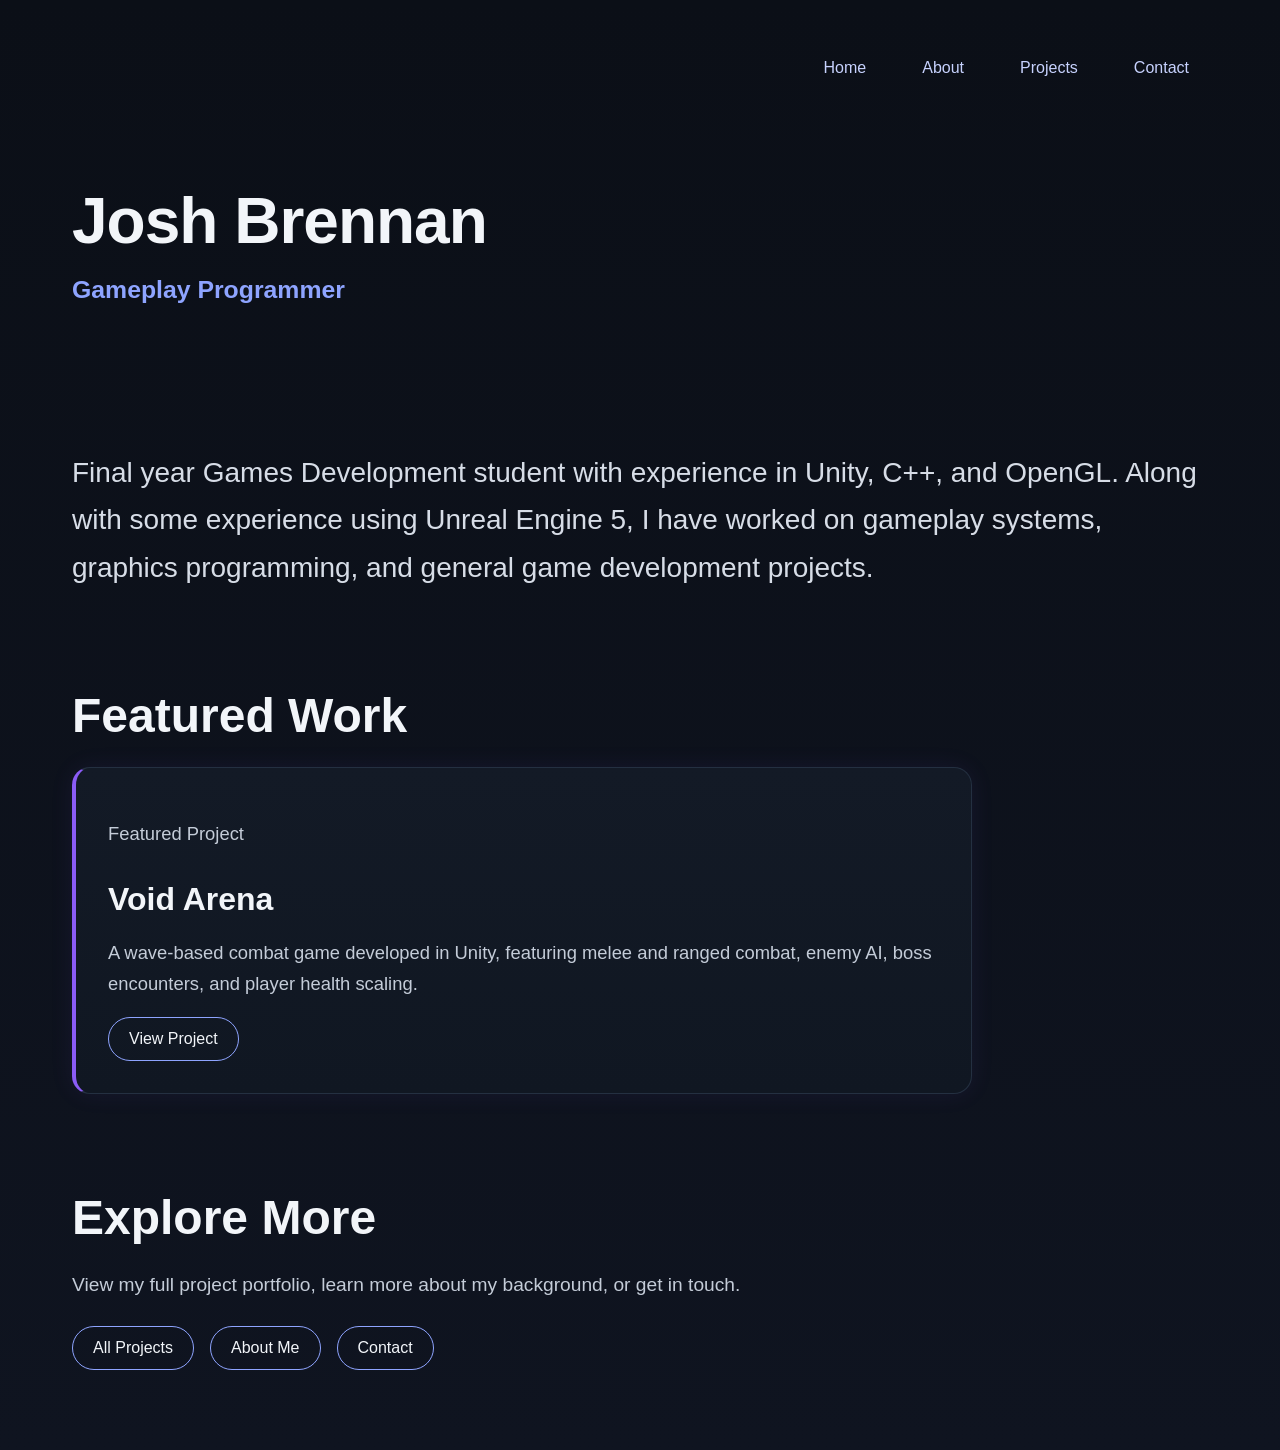
<file: index.html>
<!DOCTYPE html>
<html lang="en">
<head>
    <meta charset="UTF-8">
    <title>Josh Brennan Portfolio</title>
    <link rel="stylesheet" href="style.css">
</head>

<body>

<main>

    <!-- NAV -->
    <nav class="nav">
        <a href="index.html">Home</a>
        <a href="about.html">About</a>
        <a href="projects.html">Projects</a>
        <a href="contact.html">Contact</a>
    </nav>

    <!-- HEADER -->
    <header>
        <h1>Josh Brennan</h1>
        <p class="role">Gameplay Programmer</p>
    </header>

    <!-- INTRO -->
    <section class="intro">
        <p>
            Final year Games Development student with experience in Unity, C++, and OpenGL. Along with some experience using Unreal Engine 5, I have worked on gameplay systems, graphics programming, and general game development projects.
        </p>
    </section>

    <!-- FEATURED PROJECT -->
    <section class="featured-work">
        <h2>Featured Work</h2>

        <div class="featured-card">
            <div class="featured-text">
                <p class="subtle">Featured Project</p>
                <h3>Void Arena</h3>
                <p>
                    A wave-based combat game developed in Unity, featuring melee and ranged combat,
                    enemy AI, boss encounters, and player health scaling.
                </p>
                <a class="button-link" href="void-arena.html">View Project</a>
            </div>
        </div>
    </section>

    <!-- LINKS -->
    <section class="home-links">
        <h2>Explore More</h2>

        <p class="home-links-text">
            View my full project portfolio, learn more about my background, or get in touch.
        </p>

        <div class="home-link-buttons">
            <a class="button-link" href="projects.html">All Projects</a>
            <a class="button-link" href="about.html">About Me</a>
            <a class="button-link" href="contact.html">Contact</a>
        </div>
    </section>

</main>

</body>
</html>
</file>
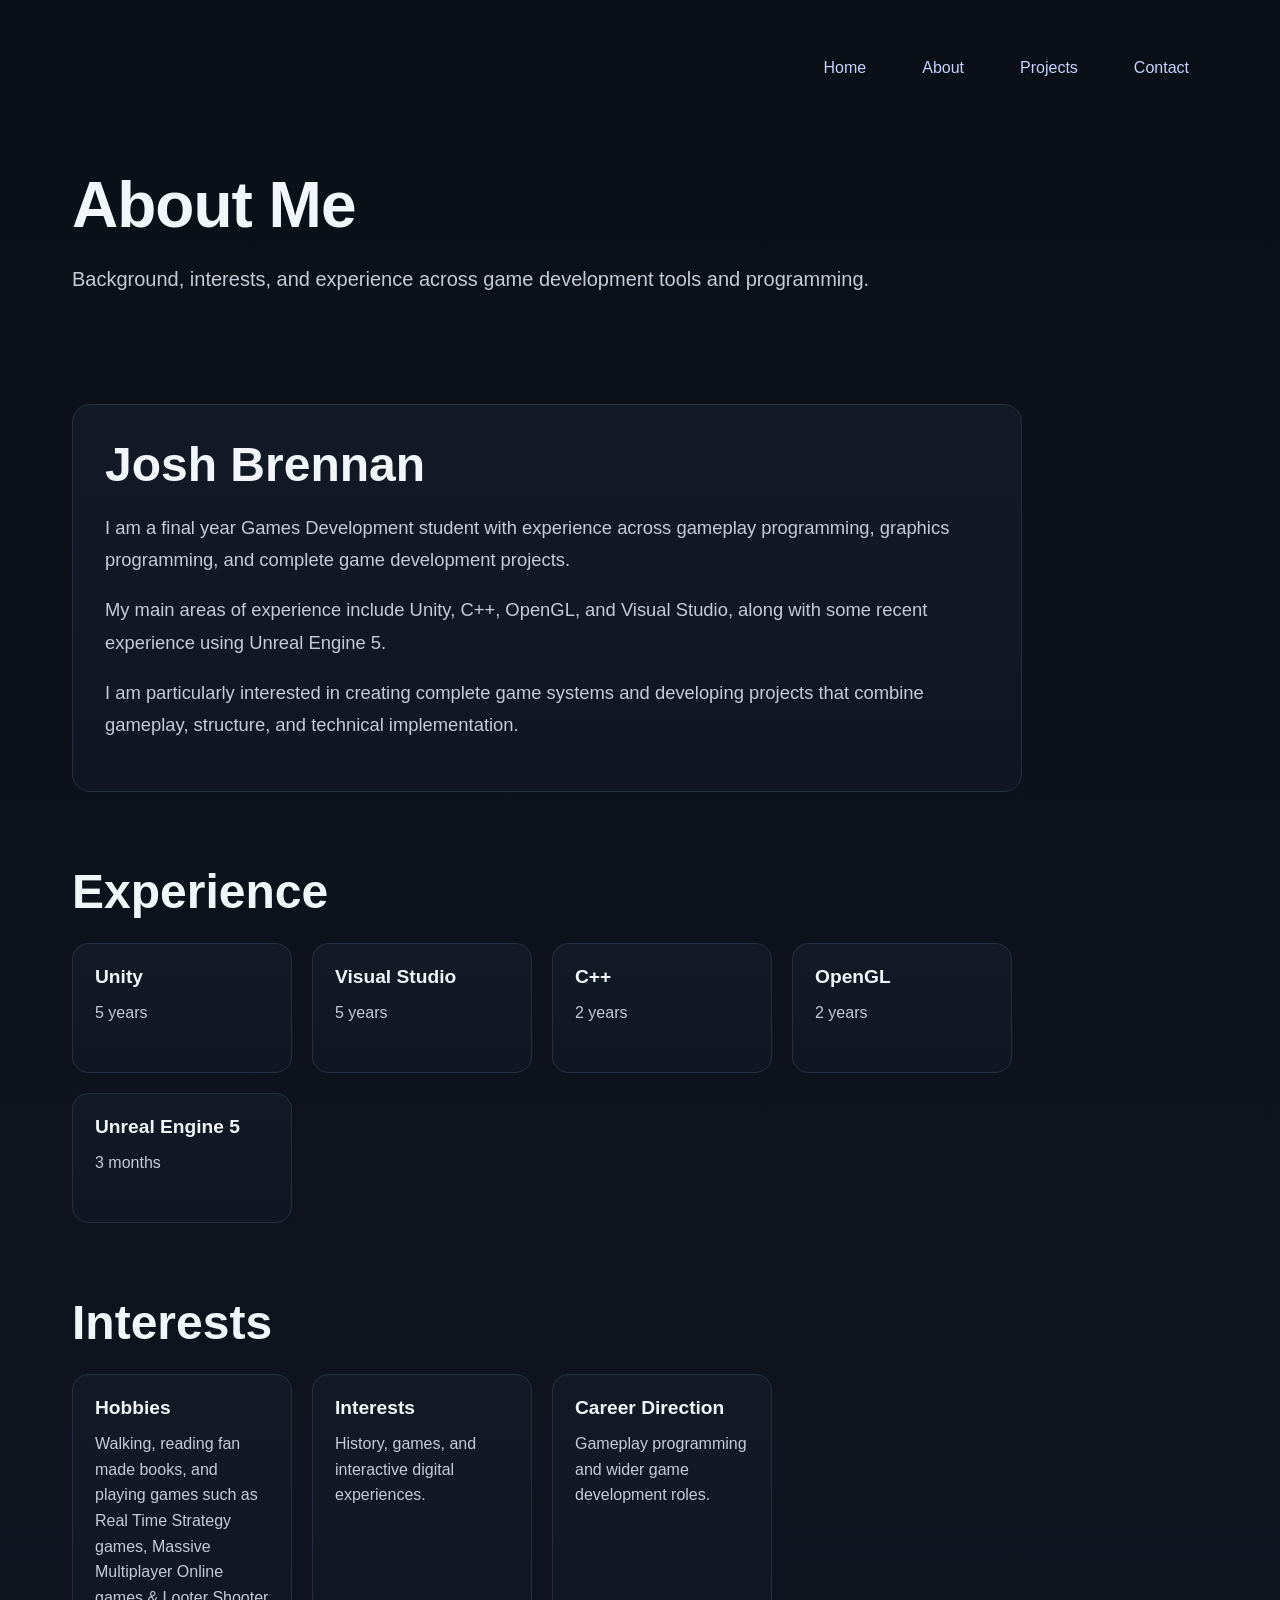
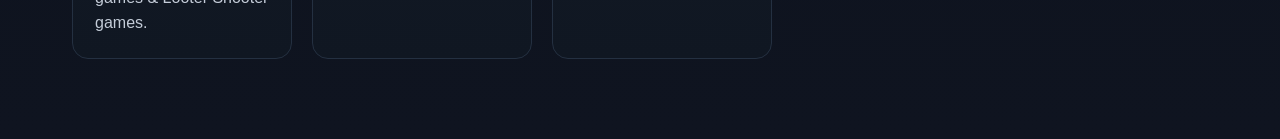
<file: about.html>
<!DOCTYPE html>
<html lang="en">
<head>
    <meta charset="UTF-8">
    <meta name="viewport" content="width=device-width, initial-scale=1.0">
    <title>About | Josh Brennan</title>
    <link rel="stylesheet" href="style.css">
</head>

<body>

<main>

    <!-- NAV -->
    <nav class="nav">
        <a href="index.html">Home</a>
        <a href="about.html">About</a>
        <a href="projects.html">Projects</a>
        <a href="contact.html">Contact</a>
    </nav>

    <!-- PAGE HEADER -->
    <header class="page-header">
        <h1>About Me</h1>
        <p class="page-subtitle">
            Background, interests, and experience across game development tools and programming.
        </p>
    </header>

    <!-- ABOUT INTRO -->
    <section class="about-section">
        <div class="about-card">
            <h2>Josh Brennan</h2>
            <p>
                I am a final year Games Development student with experience across gameplay programming,
                graphics programming, and complete game development projects.
            </p>
            <p>
                My main areas of experience include Unity, C++, OpenGL, and Visual Studio, along with
                some recent experience using Unreal Engine 5.
            </p>
            <p>
                I am particularly interested in creating complete game systems and developing projects
                that combine gameplay, structure, and technical implementation.
            </p>
        </div>
    </section>

    <!-- SKILLS / EXPERIENCE -->
    <section class="about-section">
        <h2>Experience</h2>

        <div class="info-grid">
            <div class="info-card">
                <h3>Unity</h3>
                <p>5 years</p>
            </div>

            <div class="info-card">
                <h3>Visual Studio</h3>
                <p>5 years</p>
            </div>

            <div class="info-card">
                <h3>C++</h3>
                <p>2 years</p>
            </div>

            <div class="info-card">
                <h3>OpenGL</h3>
                <p>2 years</p>
            </div>

            <div class="info-card">
                <h3>Unreal Engine 5</h3>
                <p>3 months</p>
            </div>
        </div>
    </section>

    <!-- INTERESTS -->
    <section class="about-section">
        <h2>Interests</h2>

        <div class="info-grid">
            <div class="info-card">
                <h3>Hobbies</h3>
                <p>Walking, reading fan made books, and playing games such as Real Time Strategy games, Massive Multiplayer Online games & Looter Shooter games.</p>
            </div>

            <div class="info-card">
                <h3>Interests</h3>
                <p>History, games, and interactive digital experiences.</p>
            </div>

            <div class="info-card">
                <h3>Career Direction</h3>
                <p>Gameplay programming and wider game development roles.</p>
            </div>
        </div>
    </section>

</main>

</body>
</html>
</file>
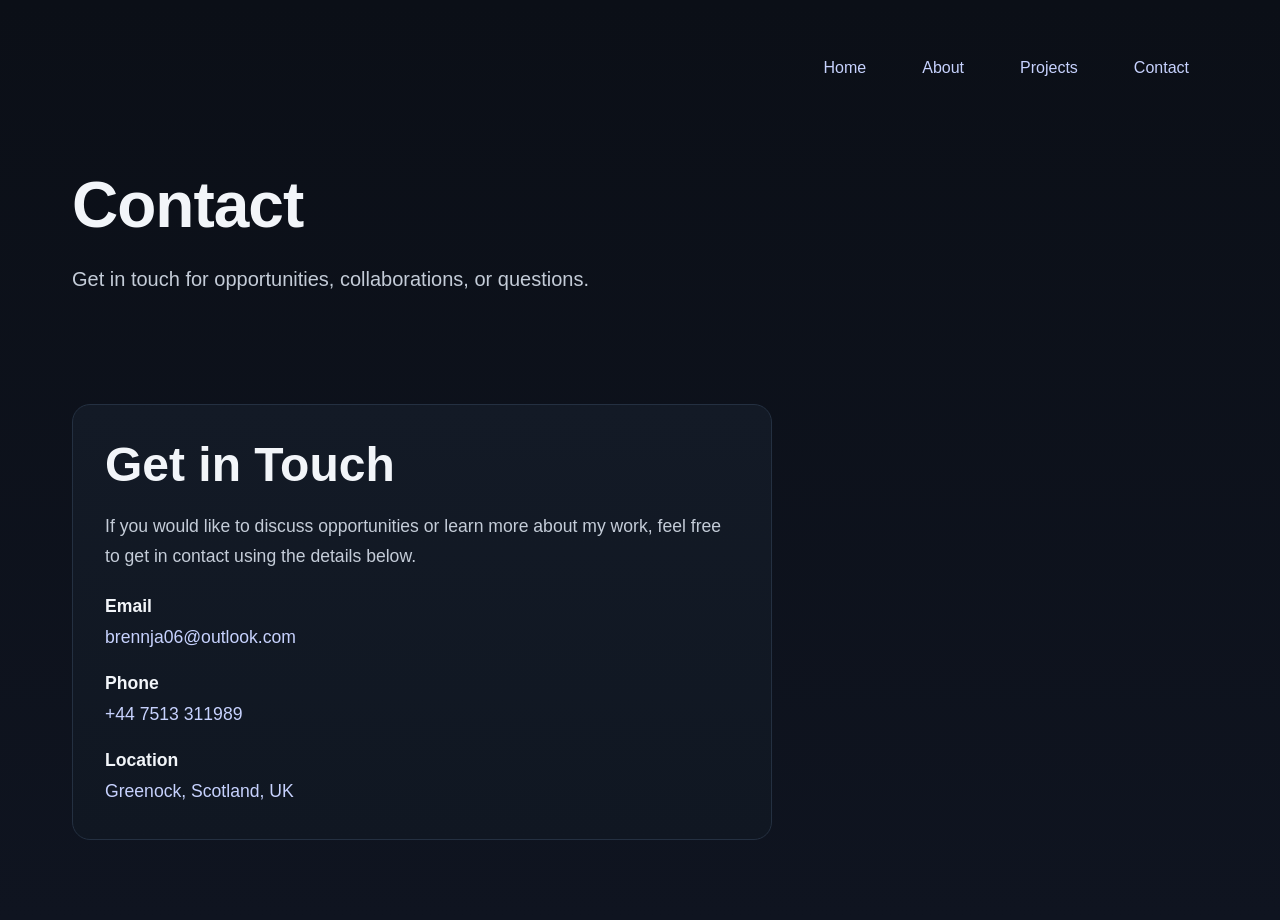
<file: contact.html>
<!DOCTYPE html>
<html lang="en">
<head>
    <meta charset="UTF-8">
    <meta name="viewport" content="width=device-width, initial-scale=1.0">
    <title>Contact | Josh Brennan</title>
    <link rel="stylesheet" href="style.css">
</head>

<body>

<main>

    <!-- NAV -->
    <nav class="nav">
        <a href="index.html">Home</a>
        <a href="about.html">About</a>
        <a href="projects.html">Projects</a>
        <a href="contact.html">Contact</a>
    </nav>

    <!-- HEADER -->
    <header class="page-header">
        <h1>Contact</h1>
        <p class="page-subtitle">
            Get in touch for opportunities, collaborations, or questions.
        </p>
    </header>

    <!-- CONTACT CONTENT -->
    <section class="contact-section">

        <div class="contact-card">
            <h2>Get in Touch</h2>

            <p>
                If you would like to discuss opportunities or learn more about my work,
                feel free to get in contact using the details below.
            </p>

            <div class="contact-details">

                <div class="contact-item">
                    <h3>Email</h3>
                    <p>brennja06@outlook.com</p>
                </div>

                <div class="contact-item">
                    <h3>Phone</h3>
                    <p>+44 7513 311989</p>
                </div>

                <div class="contact-item">
                    <h3>Location</h3>
                    <p>Greenock, Scotland, UK</p>
                </div>

            </div>

        </div>

    </section>

</main>

</body>
</html>
</file>
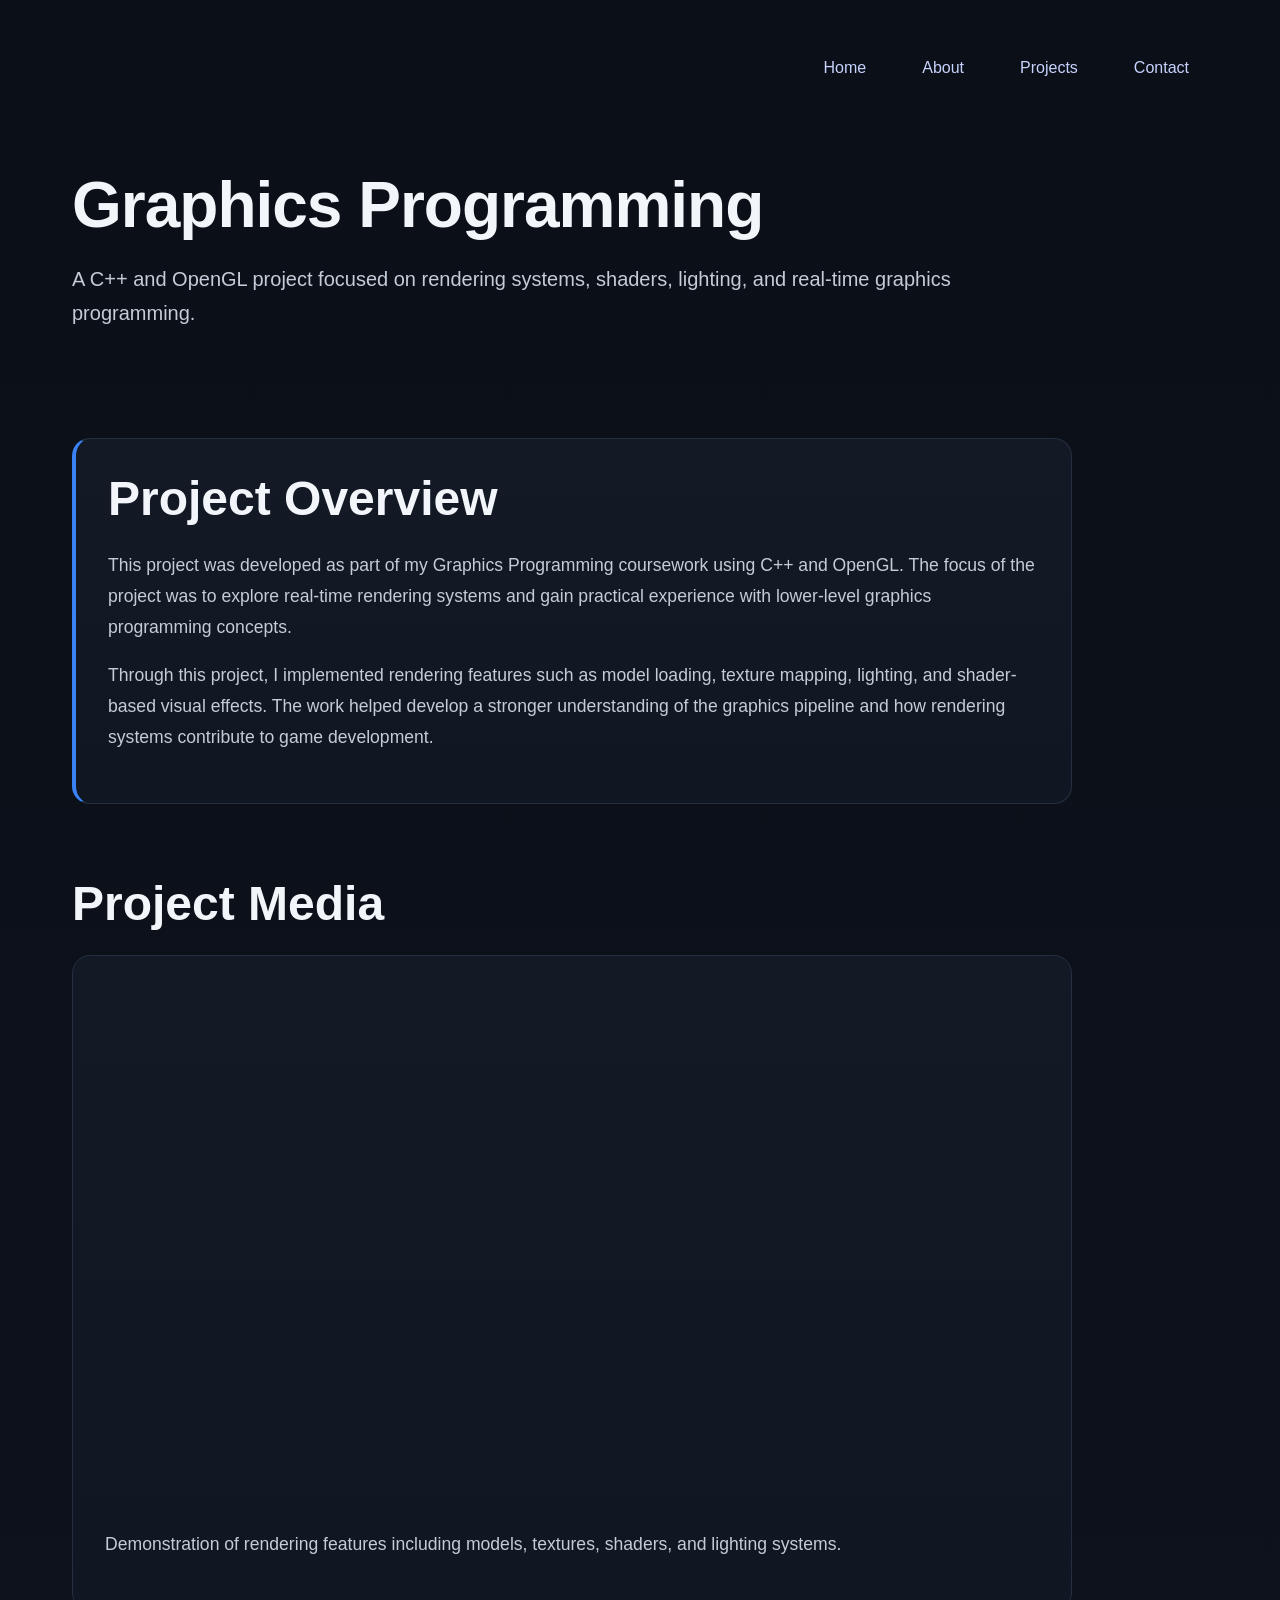
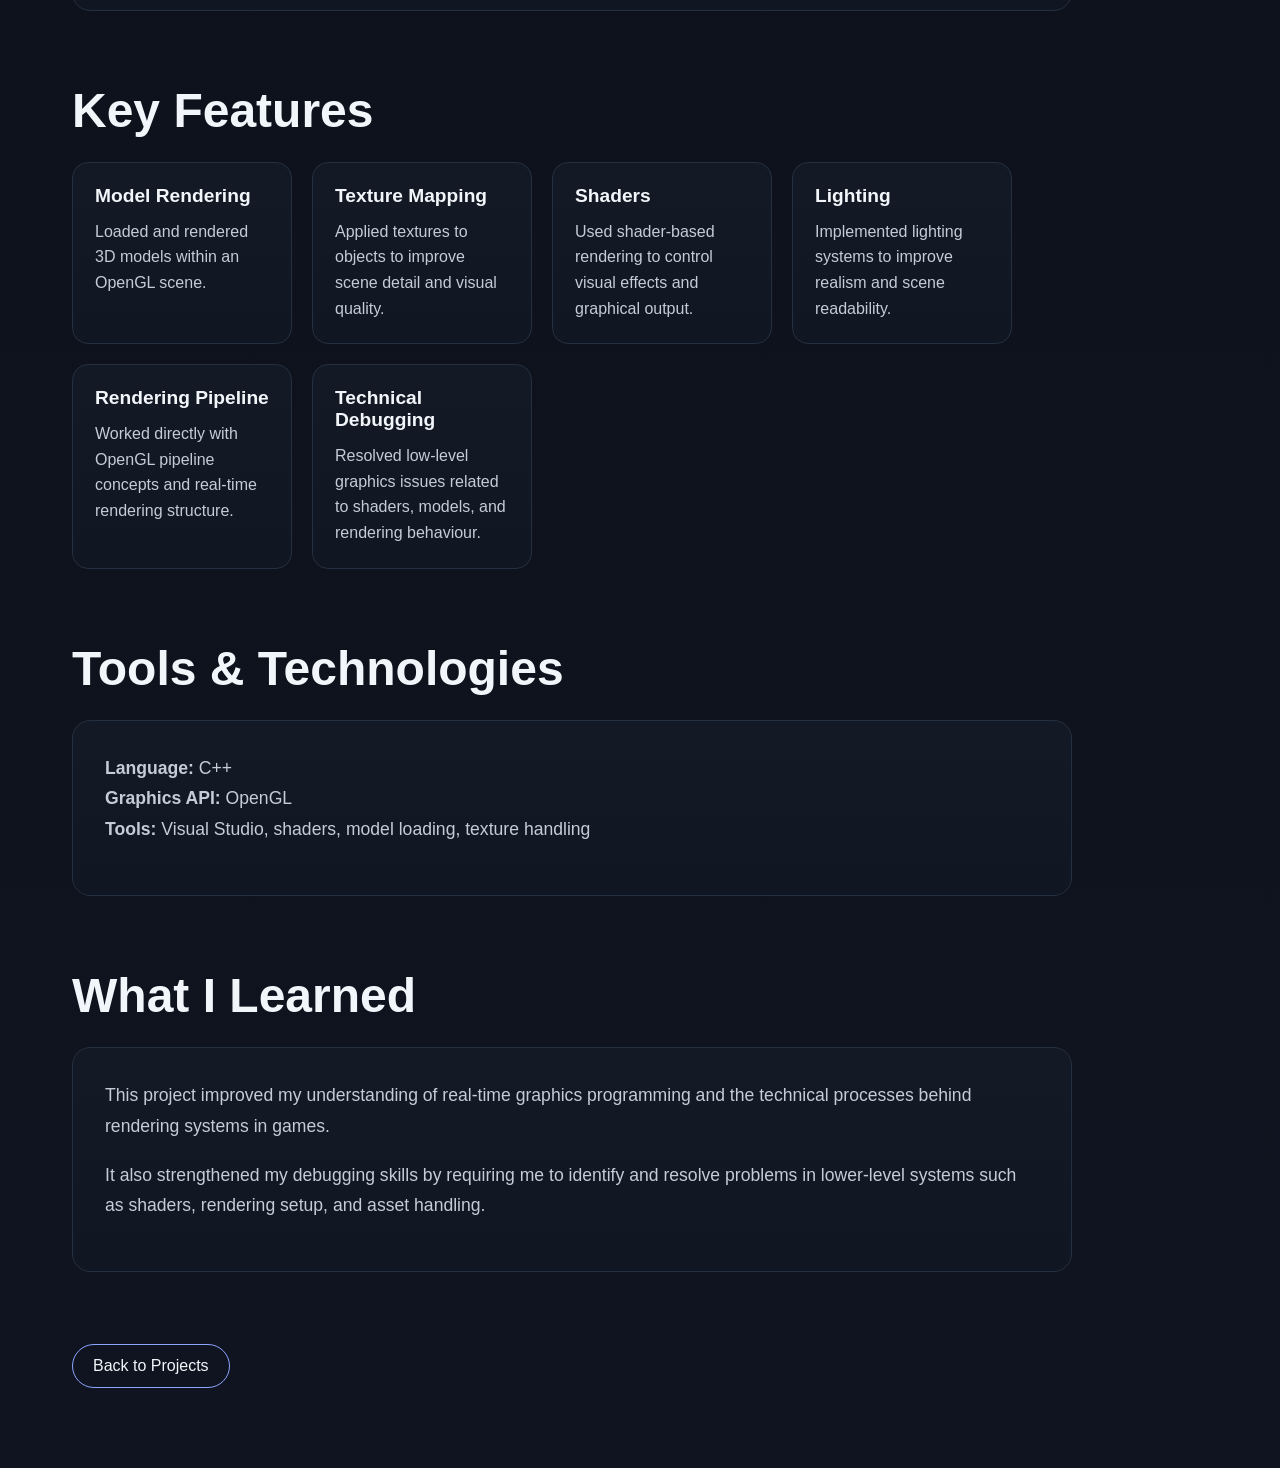
<file: graphics-programming.html>
<!DOCTYPE html>
<html lang="en">
<head>
    <meta charset="UTF-8">
    <meta name="viewport" content="width=device-width, initial-scale=1.0">
    <title>Graphics Programming | Josh Brennan</title>
    <link rel="stylesheet" href="style.css">
</head>

<body>

<main>

    <!-- NAV -->
    <nav class="nav">
        <a href="index.html">Home</a>
        <a href="about.html">About</a>
        <a href="projects.html">Projects</a>
        <a href="contact.html">Contact</a>
    </nav>

    <!-- HEADER -->
    <header class="page-header">
        <h1>Graphics Programming</h1>
        <p class="page-subtitle">
            A C++ and OpenGL project focused on rendering systems, shaders, lighting, and real-time graphics programming.
        </p>
    </header>

    <!-- PROJECT OVERVIEW -->
    <section class="project-detail-section">
        <div class="project-detail-card graphics-accent">
            <h2>Project Overview</h2>
            <p>
                This project was developed as part of my Graphics Programming coursework using C++ and OpenGL.
                The focus of the project was to explore real-time rendering systems and gain practical experience
                with lower-level graphics programming concepts.
            </p>
            <p>
                Through this project, I implemented rendering features such as model loading, texture mapping,
                lighting, and shader-based visual effects. The work helped develop a stronger understanding of
                the graphics pipeline and how rendering systems contribute to game development.
            </p>
        </div>
    </section>

<!-- MEDIA -->
<section class="project-detail-section">
    <h2>Project Media</h2>

    <div class="project-detail-card">

        <div class="video-container">
            <iframe 
                src="https://www.youtube.com/embed/QCisvCWh_rI"
                title="Graphics Programming Demo"
                frameborder="0"
                allowfullscreen>
            </iframe>
        </div>

        <p class="subtle">
            Demonstration of rendering features including models, textures, shaders, and lighting systems.
        </p>

    </div>
</section>

    <!-- KEY FEATURES -->
    <section class="project-detail-section">
        <h2>Key Features</h2>

        <div class="info-grid">
            <div class="info-card">
                <h3>Model Rendering</h3>
                <p>Loaded and rendered 3D models within an OpenGL scene.</p>
            </div>

            <div class="info-card">
                <h3>Texture Mapping</h3>
                <p>Applied textures to objects to improve scene detail and visual quality.</p>
            </div>

            <div class="info-card">
                <h3>Shaders</h3>
                <p>Used shader-based rendering to control visual effects and graphical output.</p>
            </div>

            <div class="info-card">
                <h3>Lighting</h3>
                <p>Implemented lighting systems to improve realism and scene readability.</p>
            </div>

            <div class="info-card">
                <h3>Rendering Pipeline</h3>
                <p>Worked directly with OpenGL pipeline concepts and real-time rendering structure.</p>
            </div>

            <div class="info-card">
                <h3>Technical Debugging</h3>
                <p>Resolved low-level graphics issues related to shaders, models, and rendering behaviour.</p>
            </div>
        </div>
    </section>

    <!-- TOOLS -->
    <section class="project-detail-section">
        <h2>Tools & Technologies</h2>
        <div class="project-detail-card">
            <p>
                <strong>Language:</strong> C++<br>
                <strong>Graphics API:</strong> OpenGL<br>
                <strong>Tools:</strong> Visual Studio, shaders, model loading, texture handling
            </p>
        </div>
    </section>

    <!-- WHAT I LEARNED -->
    <section class="project-detail-section">
        <h2>What I Learned</h2>
        <div class="project-detail-card">
            <p>
                This project improved my understanding of real-time graphics programming and the technical
                processes behind rendering systems in games.
            </p>
            <p>
                It also strengthened my debugging skills by requiring me to identify and resolve problems
                in lower-level systems such as shaders, rendering setup, and asset handling.
            </p>
        </div>
    </section>

    <!-- BACK LINK -->
    <section class="project-detail-section">
        <a class="button-link" href="projects.html">Back to Projects</a>
    </section>

</main>

</body>
</html>
</file>
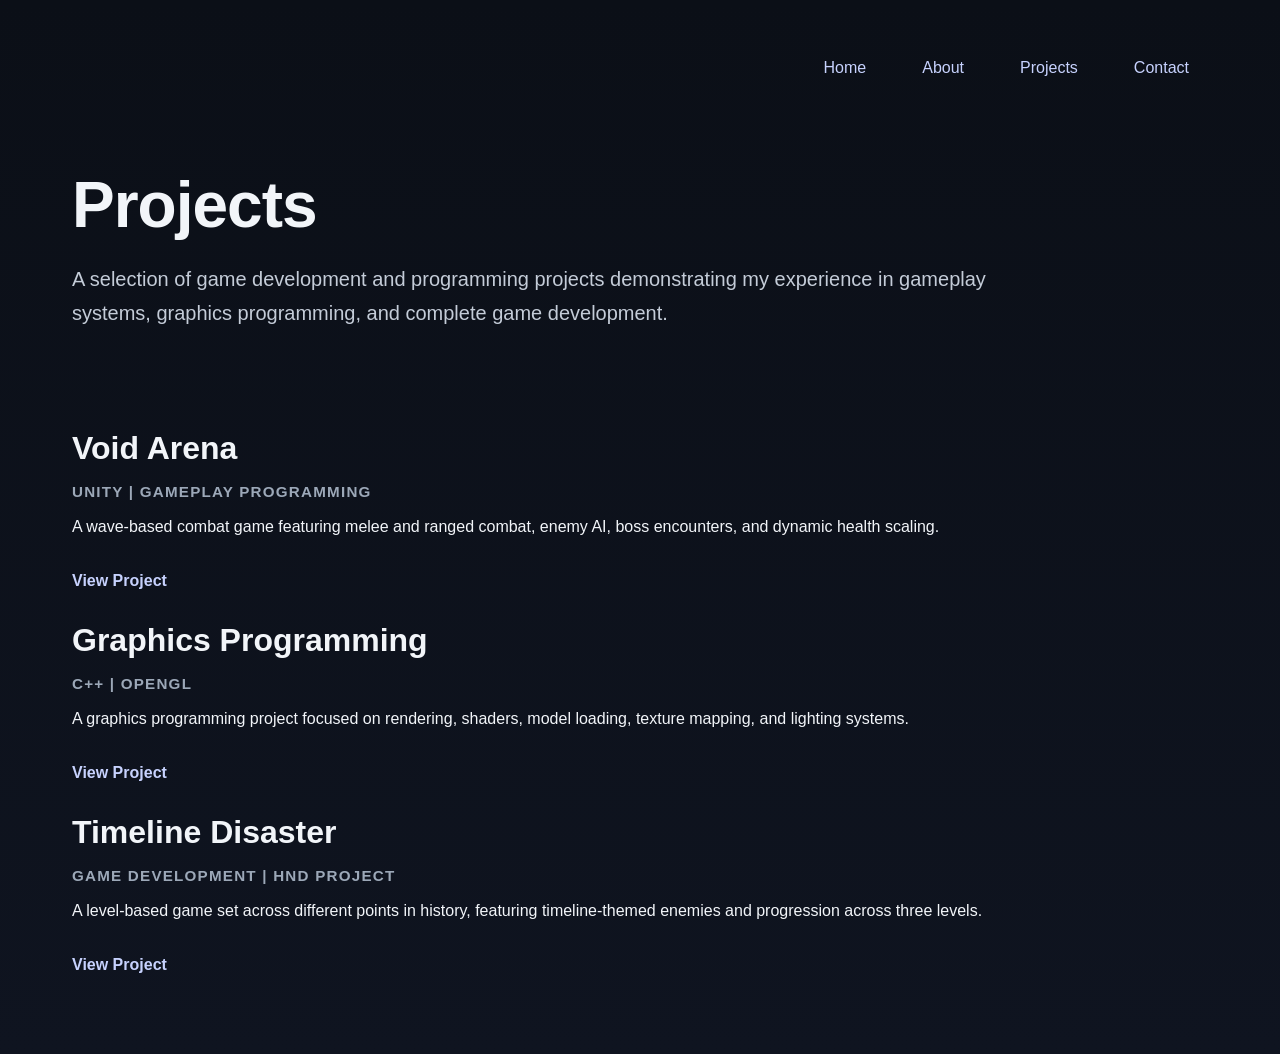
<file: projects.html>
<!DOCTYPE html>
<html lang="en">
<head>
    <meta charset="UTF-8">
    <meta name="viewport" content="width=device-width, initial-scale=1.0">
    <title>Projects | Josh Brennan</title>
    <link rel="stylesheet" href="style.css">
</head>

<body>

<main>

    <!-- NAV -->
    <nav class="nav">
        <a href="index.html">Home</a>
        <a href="about.html">About</a>
        <a href="projects.html">Projects</a>
        <a href="contact.html">Contact</a>
    </nav>

    <!-- PAGE HEADER -->
    <header class="page-header">
        <h1>Projects</h1>
        <p class="page-subtitle">
            A selection of game development and programming projects demonstrating my experience in gameplay systems, graphics programming, and complete game development.
        </p>
    </header>

    <!-- PROJECT LIST -->
    <section class="projects-page">

        <div class="project-list">

            <a class="project-card project-link" href="void-arena.html">
                <h3>Void Arena</h3>
                <p class="project-tag">Unity | Gameplay Programming</p>
                <p>
                    A wave-based combat game featuring melee and ranged combat, enemy AI, boss encounters, and dynamic health scaling.
                </p>
                <span class="project-cta">View Project</span>
            </a>

            <a class="project-card project-link" href="graphics-programming.html">
                <h3>Graphics Programming</h3>
                <p class="project-tag">C++ | OpenGL</p>
                <p>
                    A graphics programming project focused on rendering, shaders, model loading, texture mapping, and lighting systems.
                </p>
                <span class="project-cta">View Project</span>
            </a>

            <a class="project-card project-link" href="timeline-disaster.html">
                <h3>Timeline Disaster</h3>
                <p class="project-tag">Game Development | HND Project</p>
                <p>
                    A level-based game set across different points in history, featuring timeline-themed enemies and progression across three levels.
                </p>
                <span class="project-cta">View Project</span>
            </a>

        </div>

    </section>

</main>

</body>
</html>
</file>
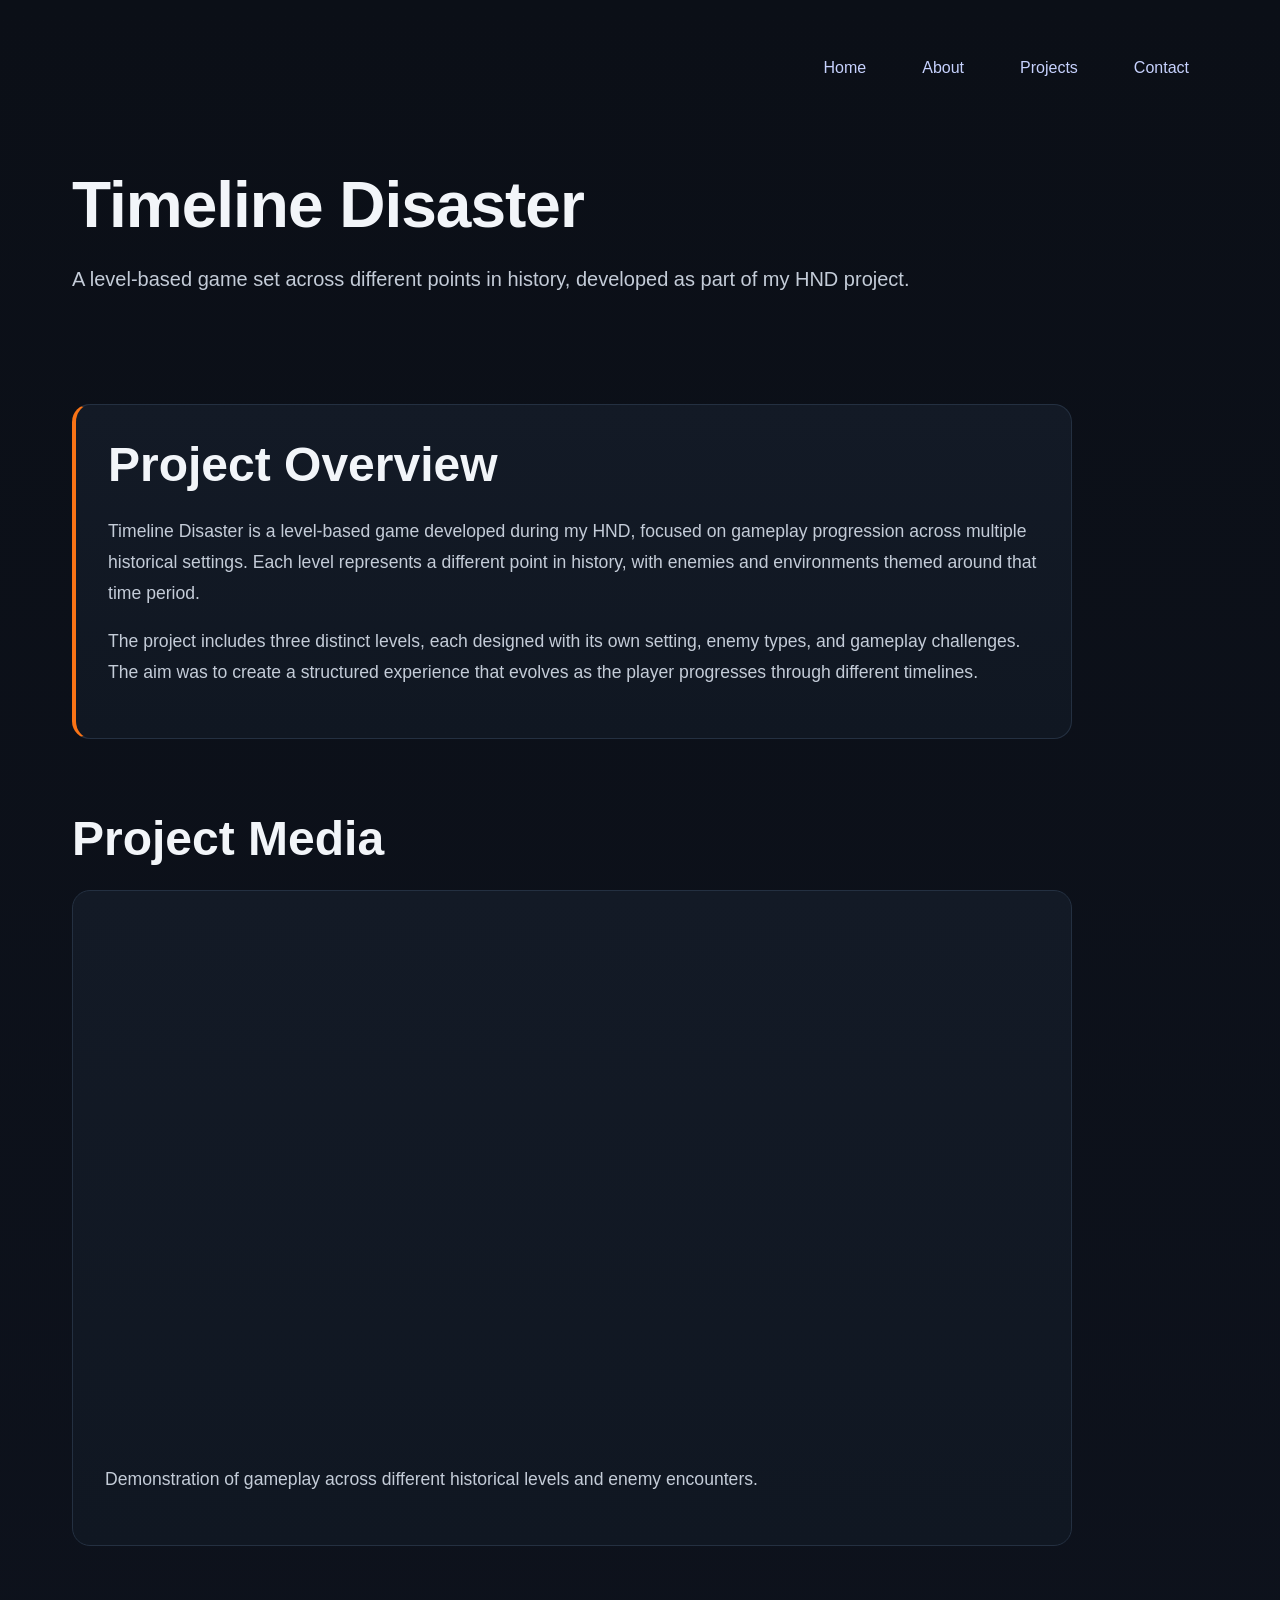
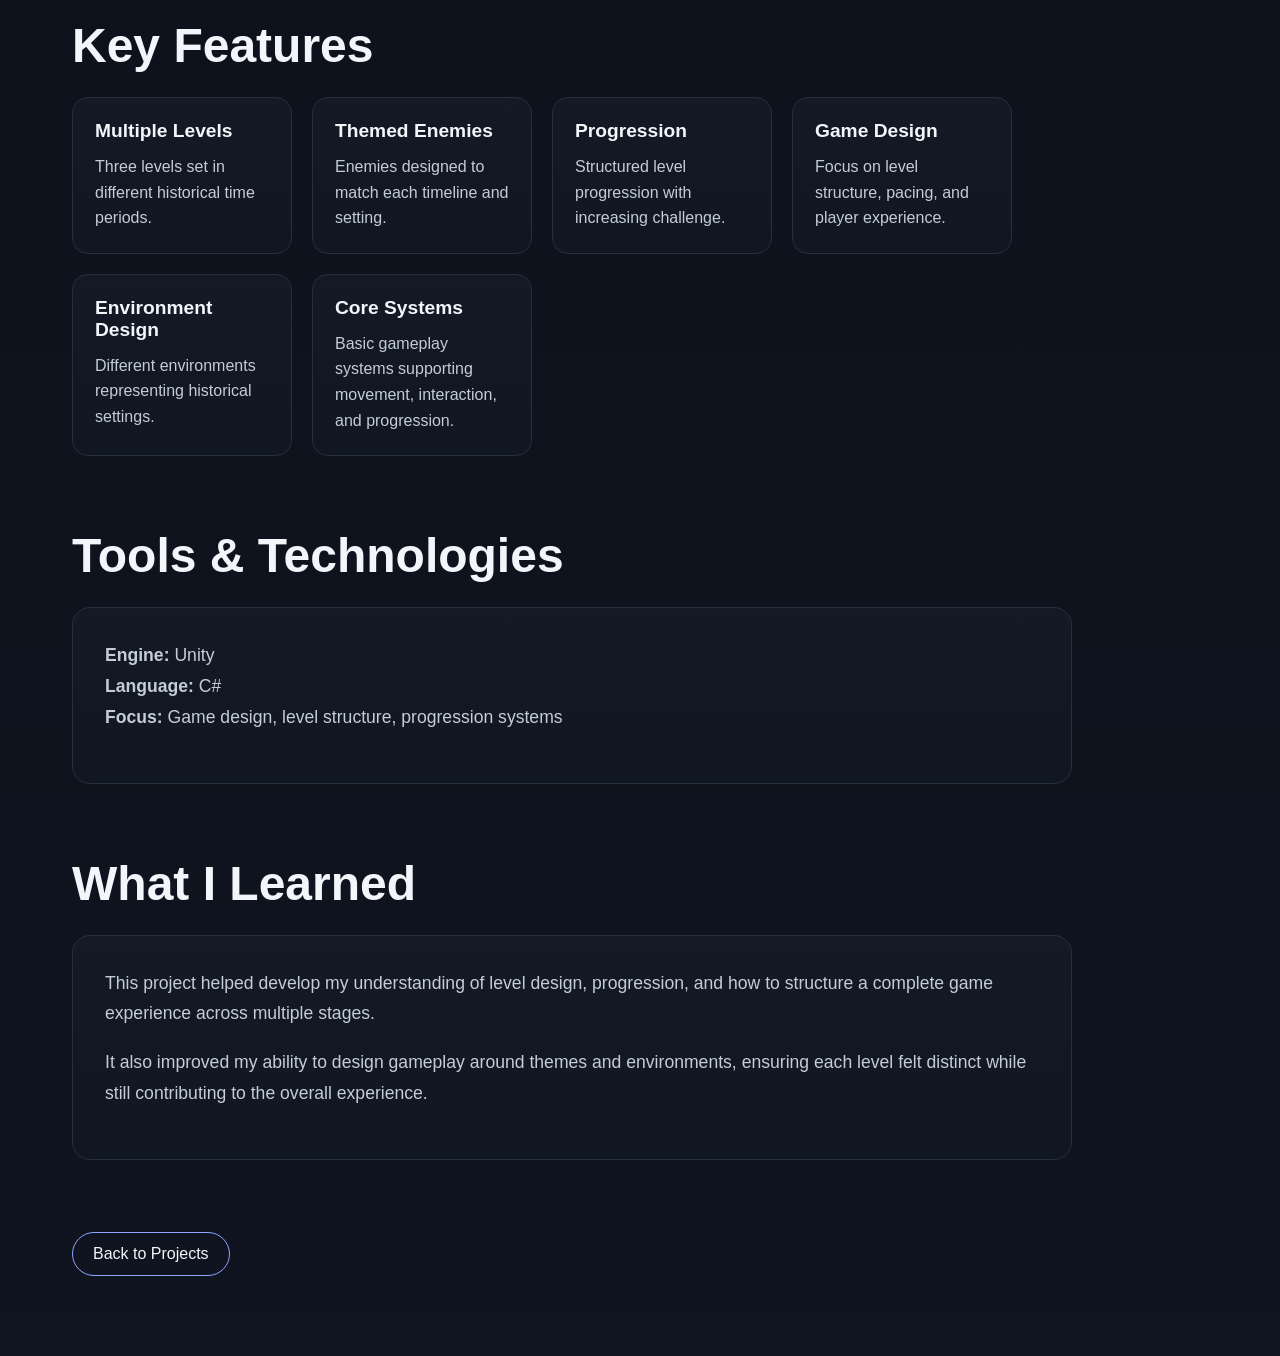
<file: timeline-disaster.html>
<!DOCTYPE html>
<html lang="en">
<head>
    <meta charset="UTF-8">
    <meta name="viewport" content="width=device-width, initial-scale=1.0">
    <title>Timeline Disaster | Josh Brennan</title>
    <link rel="stylesheet" href="style.css">
</head>

<body>

<main>

    <!-- NAV -->
    <nav class="nav">
        <a href="index.html">Home</a>
        <a href="about.html">About</a>
        <a href="projects.html">Projects</a>
        <a href="contact.html">Contact</a>
    </nav>

    <!-- HEADER -->
    <header class="page-header">
        <h1>Timeline Disaster</h1>
        <p class="page-subtitle">
            A level-based game set across different points in history, developed as part of my HND project.
        </p>
    </header>

    <!-- OVERVIEW -->
    <section class="project-detail-section">
        <div class="project-detail-card timeline-accent">
            <h2>Project Overview</h2>
            <p>
                Timeline Disaster is a level-based game developed during my HND, focused on gameplay progression
                across multiple historical settings. Each level represents a different point in history, with
                enemies and environments themed around that time period.
            </p>
            <p>
                The project includes three distinct levels, each designed with its own setting, enemy types,
                and gameplay challenges. The aim was to create a structured experience that evolves as the
                player progresses through different timelines.
            </p>
        </div>
    </section>

    <!-- MEDIA -->
    <section class="project-detail-section">
        <h2>Project Media</h2>

        <div class="project-detail-card">

            <div class="video-container">
                <iframe 
                    src="https://www.youtube.com/embed/STYJBkRQfZ8"
                    title="Timeline Disaster Gameplay"
                    frameborder="0"
                    allowfullscreen>
                </iframe>
            </div>

            <p class="subtle">
                Demonstration of gameplay across different historical levels and enemy encounters.
            </p>

        </div>
    </section>

    <!-- FEATURES -->
    <section class="project-detail-section">
        <h2>Key Features</h2>

        <div class="info-grid">

            <div class="info-card">
                <h3>Multiple Levels</h3>
                <p>Three levels set in different historical time periods.</p>
            </div>

            <div class="info-card">
                <h3>Themed Enemies</h3>
                <p>Enemies designed to match each timeline and setting.</p>
            </div>

            <div class="info-card">
                <h3>Progression</h3>
                <p>Structured level progression with increasing challenge.</p>
            </div>

            <div class="info-card">
                <h3>Game Design</h3>
                <p>Focus on level structure, pacing, and player experience.</p>
            </div>

            <div class="info-card">
                <h3>Environment Design</h3>
                <p>Different environments representing historical settings.</p>
            </div>

            <div class="info-card">
                <h3>Core Systems</h3>
                <p>Basic gameplay systems supporting movement, interaction, and progression.</p>
            </div>

        </div>
    </section>

    <!-- TOOLS -->
    <section class="project-detail-section">
        <h2>Tools & Technologies</h2>
        <div class="project-detail-card">
            <p>
                <strong>Engine:</strong> Unity<br>
                <strong>Language:</strong> C#<br>
                <strong>Focus:</strong> Game design, level structure, progression systems
            </p>
        </div>
    </section>

    <!-- LEARNING -->
    <section class="project-detail-section">
        <h2>What I Learned</h2>
        <div class="project-detail-card">
            <p>
                This project helped develop my understanding of level design, progression, and how to structure
                a complete game experience across multiple stages.
            </p>
            <p>
                It also improved my ability to design gameplay around themes and environments, ensuring each
                level felt distinct while still contributing to the overall experience.
            </p>
        </div>
    </section>

    <!-- BACK -->
    <section class="project-detail-section">
        <a class="button-link" href="projects.html">Back to Projects</a>
    </section>

</main>

</body>
</html>
</file>
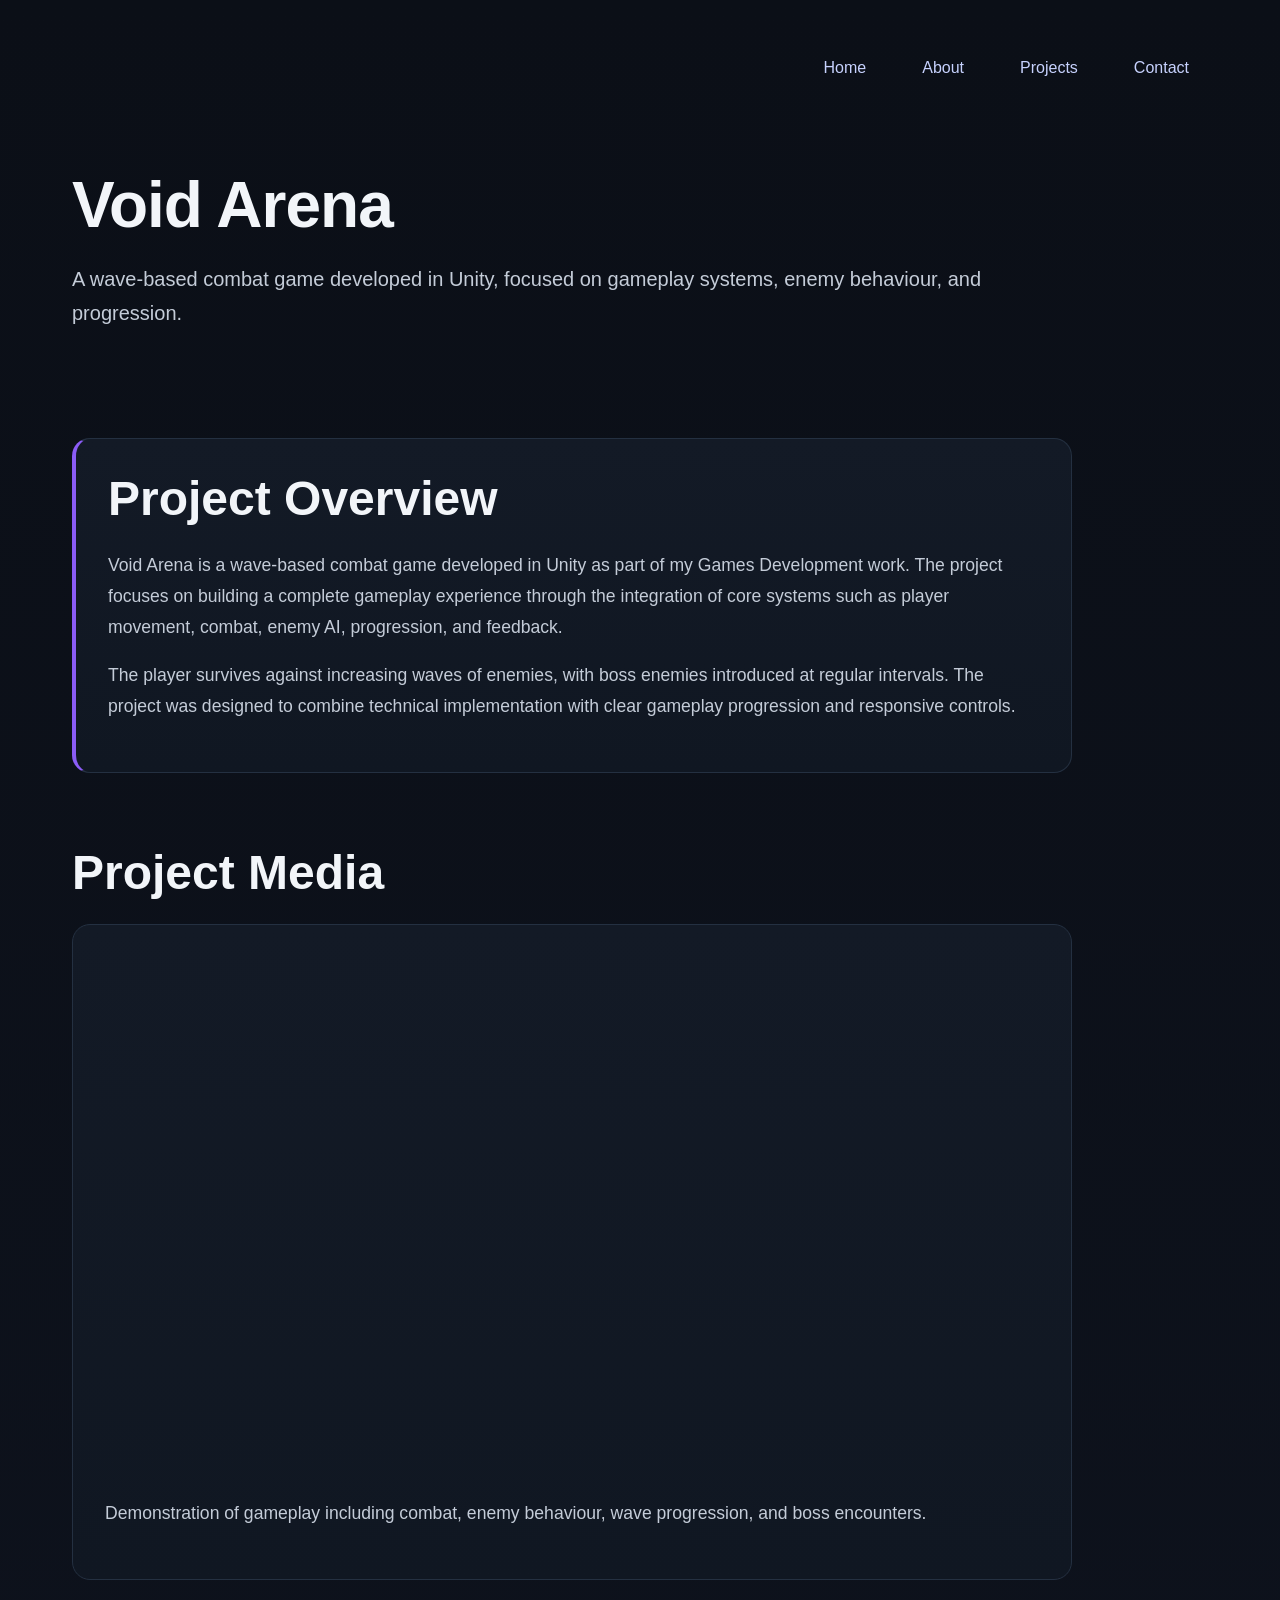
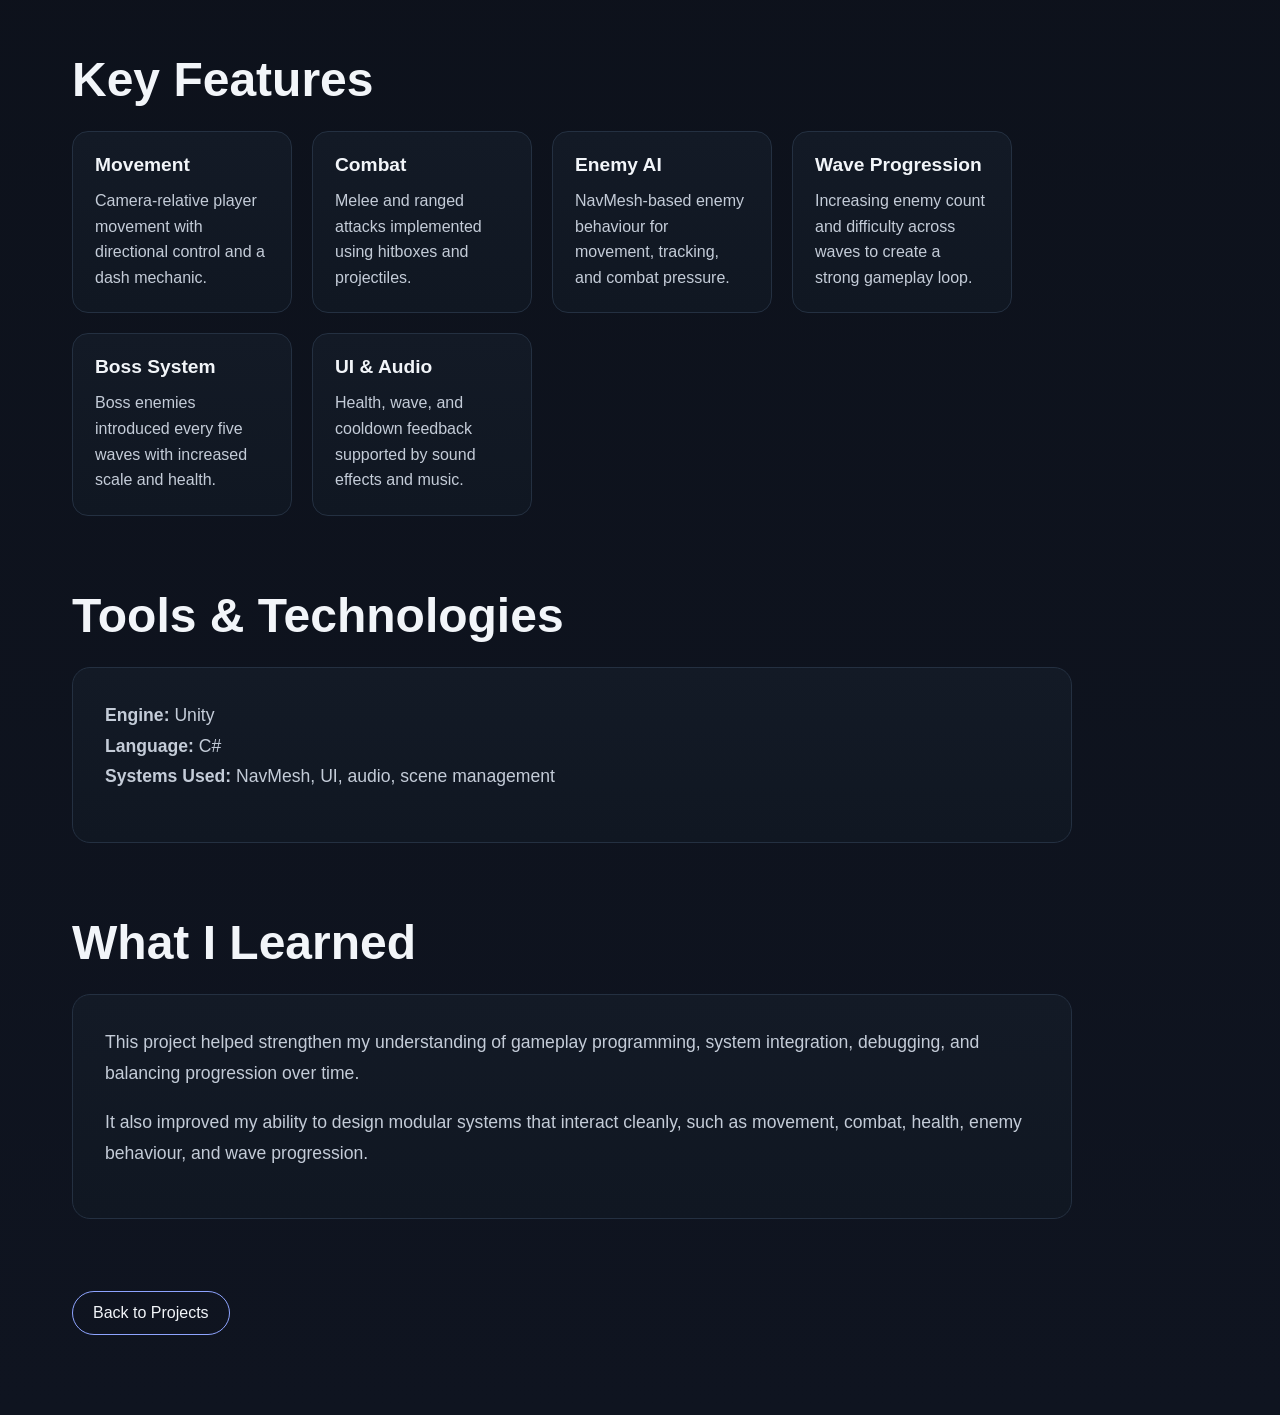
<file: void-arena.html>
<!DOCTYPE html>
<html lang="en">
<head>
    <meta charset="UTF-8">
    <meta name="viewport" content="width=device-width, initial-scale=1.0">
    <title>Void Arena | Josh Brennan</title>
    <link rel="stylesheet" href="style.css">
</head>

<body>

<main>

    <!-- NAV -->
    <nav class="nav">
        <a href="index.html">Home</a>
        <a href="about.html">About</a>
        <a href="projects.html">Projects</a>
        <a href="contact.html">Contact</a>
    </nav>

    <!-- HEADER -->
    <header class="page-header">
        <h1>Void Arena</h1>
        <p class="page-subtitle">
            A wave-based combat game developed in Unity, focused on gameplay systems, enemy behaviour, and progression.
        </p>
    </header>

    <!-- PROJECT OVERVIEW -->
    <section class="project-detail-section">
        <div class="project-detail-card void-accent">
            <h2>Project Overview</h2>
            <p>
                Void Arena is a wave-based combat game developed in Unity as part of my Games Development work.
                The project focuses on building a complete gameplay experience through the integration of core systems
                such as player movement, combat, enemy AI, progression, and feedback.
            </p>
            <p>
                The player survives against increasing waves of enemies, with boss enemies introduced at regular intervals.
                The project was designed to combine technical implementation with clear gameplay progression and responsive controls.
            </p>
        </div>
    </section>

<!-- VIDEO / MEDIA -->
<section class="project-detail-section">
    <h2>Project Media</h2>

    <div class="project-detail-card">
        
        <div class="video-container">
            <iframe 
                src="https://www.youtube.com/embed/bPCoxmgCSXw"
                title="Void Arena Gameplay"
                frameborder="0"
                allowfullscreen>
            </iframe>
        </div>

        <p class="subtle">
            Demonstration of gameplay including combat, enemy behaviour, wave progression, and boss encounters.
        </p>

    </div>
</section>

    <!-- KEY FEATURES -->
    <section class="project-detail-section">
        <h2>Key Features</h2>

        <div class="info-grid">
            <div class="info-card">
                <h3>Movement</h3>
                <p>Camera-relative player movement with directional control and a dash mechanic.</p>
            </div>

            <div class="info-card">
                <h3>Combat</h3>
                <p>Melee and ranged attacks implemented using hitboxes and projectiles.</p>
            </div>

            <div class="info-card">
                <h3>Enemy AI</h3>
                <p>NavMesh-based enemy behaviour for movement, tracking, and combat pressure.</p>
            </div>

            <div class="info-card">
                <h3>Wave Progression</h3>
                <p>Increasing enemy count and difficulty across waves to create a strong gameplay loop.</p>
            </div>

            <div class="info-card">
                <h3>Boss System</h3>
                <p>Boss enemies introduced every five waves with increased scale and health.</p>
            </div>

            <div class="info-card">
                <h3>UI & Audio</h3>
                <p>Health, wave, and cooldown feedback supported by sound effects and music.</p>
            </div>
        </div>
    </section>

    <!-- TOOLS -->
    <section class="project-detail-section">
        <h2>Tools & Technologies</h2>
        <div class="project-detail-card">
            <p>
                <strong>Engine:</strong> Unity<br>
                <strong>Language:</strong> C#<br>
                <strong>Systems Used:</strong> NavMesh, UI, audio, scene management
            </p>
        </div>
    </section>

    <!-- WHAT I LEARNED -->
    <section class="project-detail-section">
        <h2>What I Learned</h2>
        <div class="project-detail-card">
            <p>
                This project helped strengthen my understanding of gameplay programming, system integration,
                debugging, and balancing progression over time.
            </p>
            <p>
                It also improved my ability to design modular systems that interact cleanly, such as movement,
                combat, health, enemy behaviour, and wave progression.
            </p>
        </div>
    </section>

    <!-- BACK LINK -->
    <section class="project-detail-section">
        <a class="button-link" href="projects.html">Back to Projects</a>
    </section>

</main>

</body>
</html>
</file>
<file: style.css>
* {
    box-sizing: border-box;
}

html {
    scroll-behavior: smooth;
}

body {
    margin: 0;
    font-family: "Segoe UI", Arial, sans-serif;
    background: linear-gradient(180deg, #0b0f17 0%, #0f1420 100%);
    color: #f2f5f9;
}

/* LAYOUT */
main {
    max-width: 1200px;
    margin: 0 auto;
    padding: 48px 32px 80px;
}

/* NAV */
.nav {
    display: flex;
    justify-content: flex-end;
    gap: 18px;
    margin-bottom: 40px;
}

.nav a {
    padding: 10px 18px;
    border: 1px solid transparent;
    border-radius: 999px;
    color: #c7d2fe;
    text-decoration: none;
    transition: 0.2s ease;
}

.nav a:hover {
    border-color: #8ea4ff;
    background-color: rgba(142, 164, 255, 0.08);
    color: #ffffff;
}

/* HEADER */
header {
    padding: 56px 0 24px;
}

h1 {
    margin: 0;
    font-size: 4rem;
    font-weight: 700;
    letter-spacing: -1px;
}

.role {
    margin-top: 18px;
    font-size: 1.55rem;
    color: #8ea4ff;
    font-weight: 600;
}

/* INTRO */
.intro {
    margin-top: 96px;
    max-width: 1200px;
}

.intro p {
    font-size: 1.75rem;
    line-height: 1.7;
    color: #d7dde7;
}

/* SECTIONS */
section {
    margin-top: 96px;
}

h2 {
    font-size: 3rem;
    margin-bottom: 24px;
}

h3 {
    font-size: 2rem;
    margin-bottom: 16px;
}

.subtle {
    color: #9ca8b8;
    margin-bottom: 8px;
}

/* FEATURED PROJECT */
.featured-card {
    background: linear-gradient(180deg, #131a26 0%, #101722 100%);
    border: 1px solid #243041;
    border-left: 4px solid #8b5cf6;
    border-radius: 18px;
    padding: 32px;
    max-width: 900px;
    box-shadow: 0 0 24px rgba(139, 92, 246, 0.08);
}

.featured-text p {
    margin-bottom: 18px;
    font-size: 1.15rem;
    line-height: 1.7;
    color: #c4ccd8;
}

/* BUTTONS */
.button-link {
    display: inline-block;
    padding: 12px 20px;
    border: 1px solid #8ea4ff;
    border-radius: 999px;
    color: #f2f5f9;
    text-decoration: none;
    transition: 0.2s ease;
}

.button-link:hover {
    background-color: rgba(142, 164, 255, 0.12);
    box-shadow: 0 0 18px rgba(142, 164, 255, 0.15);
}

/* HOME LINKS */
.home-links-text {
    max-width: 800px;
    font-size: 1.2rem;
    line-height: 1.7;
    color: #c4ccd8;
    margin-bottom: 24px;
}

.home-link-buttons {
    display: flex;
    flex-wrap: wrap;
    gap: 16px;
}

/* RESPONSIVE */
@media (max-width: 900px) {
    main {
        padding: 32px 20px 56px;
    }

    h1 {
        font-size: 3rem;
    }

    h2 {
        font-size: 2.3rem;
    }

    .intro p {
        font-size: 1.3rem;
    }

    .nav {
        justify-content: flex-start;
        flex-wrap: wrap;
    }
}

/* PAGE HEADER */
.page-header {
    padding: 40px 0 16px;
}

.page-subtitle {
    max-width: 950px;
    font-size: 1.25rem;
    line-height: 1.7;
    color: #c4ccd8;
    margin-top: 20px;
}

/* PROJECTS PAGE */
.projects-page {
    margin-top: 64px;
}

.project-link {
    text-decoration: none;
    color: inherit;
    display: block;
}

.project-link .project-tag {
    font-size: 0.95rem;
    font-weight: 600;
    color: #9ca8b8;
    margin-bottom: 18px;
    text-transform: uppercase;
    letter-spacing: 0.08em;
}

.project-link .project-cta {
    display: inline-block;
    margin-top: 20px;
    font-size: 1rem;
    font-weight: 600;
    color: #c7d2fe;
    transition: color 0.2s ease;
}

.project-link:hover .project-cta {
    color: #ffffff;
}

/* ABOUT PAGE */
.about-section {
    margin-top: 72px;
}

.about-card {
    background: linear-gradient(180deg, #131a26 0%, #101722 100%);
    border: 1px solid #243041;
    border-radius: 18px;
    padding: 32px;
    max-width: 950px;
}

.about-card h2 {
    margin-top: 0;
    margin-bottom: 20px;
}

.about-card p {
    margin: 0 0 18px;
    font-size: 1.15rem;
    line-height: 1.75;
    color: #c4ccd8;
}

.info-grid {
    display: flex;
    flex-wrap: wrap;
    gap: 20px;
    margin-top: 16px;
}

.info-card {
    width: 220px;
    min-height: 130px;
    padding: 22px;
    background: linear-gradient(180deg, #131a26 0%, #101722 100%);
    border: 1px solid #243041;
    border-radius: 16px;
    transition: transform 0.2s ease, border-color 0.2s ease, box-shadow 0.2s ease;
}

.info-card:hover {
    transform: translateY(-4px);
    border-color: #8ea4ff;
    box-shadow: 0 0 20px rgba(142, 164, 255, 0.10);
}

.info-card h3 {
    font-size: 1.2rem;
    margin: 0 0 12px;
}

.info-card p {
    margin: 0;
    font-size: 1rem;
    line-height: 1.6;
    color: #c4ccd8;
}

/* CONTACT PAGE */
.contact-section {
    margin-top: 72px;
}

.contact-card {
    background: linear-gradient(180deg, #131a26 0%, #101722 100%);
    border: 1px solid #243041;
    border-radius: 18px;
    padding: 32px;
    max-width: 700px;
}

.contact-card h2 {
    margin-top: 0;
    margin-bottom: 20px;
}

.contact-card p {
    font-size: 1.1rem;
    line-height: 1.7;
    color: #c4ccd8;
}

.contact-details {
    margin-top: 24px;
    display: flex;
    flex-direction: column;
    gap: 20px;
}

.contact-item h3 {
    margin: 0 0 6px;
    font-size: 1.1rem;
}

.contact-item p {
    margin: 0;
    color: #c7d2fe;
}

/* PROJECT DETAIL PAGES */
.project-detail-section {
    margin-top: 72px;
}

.project-detail-card {
    background: linear-gradient(180deg, #131a26 0%, #101722 100%);
    border: 1px solid #243041;
    border-radius: 18px;
    padding: 32px;
    max-width: 1000px;
}

.project-detail-card h2 {
    margin-top: 0;
}

.project-detail-card p {
    font-size: 1.1rem;
    line-height: 1.75;
    color: #c4ccd8;
    margin: 0 0 18px;
}

.media-placeholder {
    margin-top: 16px;
    border: 1px dashed #3a475a;
    border-radius: 14px;
    padding: 60px 20px;
    text-align: center;
    color: #9ca8b8;
    background-color: rgba(255, 255, 255, 0.02);
}

.void-accent {
    border-left: 4px solid #8b5cf6;
}

/* VIDEO EMBED */
.video-container {
    margin-top: 16px;
    position: relative;
    width: 100%;
    padding-bottom: 56.25%; /* 16:9 aspect ratio */
}

.video-container iframe {
    position: absolute;
    width: 100%;
    height: 100%;
    border-radius: 12px;
    border: none;
}

.graphics-accent {
    border-left: 4px solid #3b82f6;
}

.timeline-accent {
    border-left: 4px solid #f97316;
}
</file>
